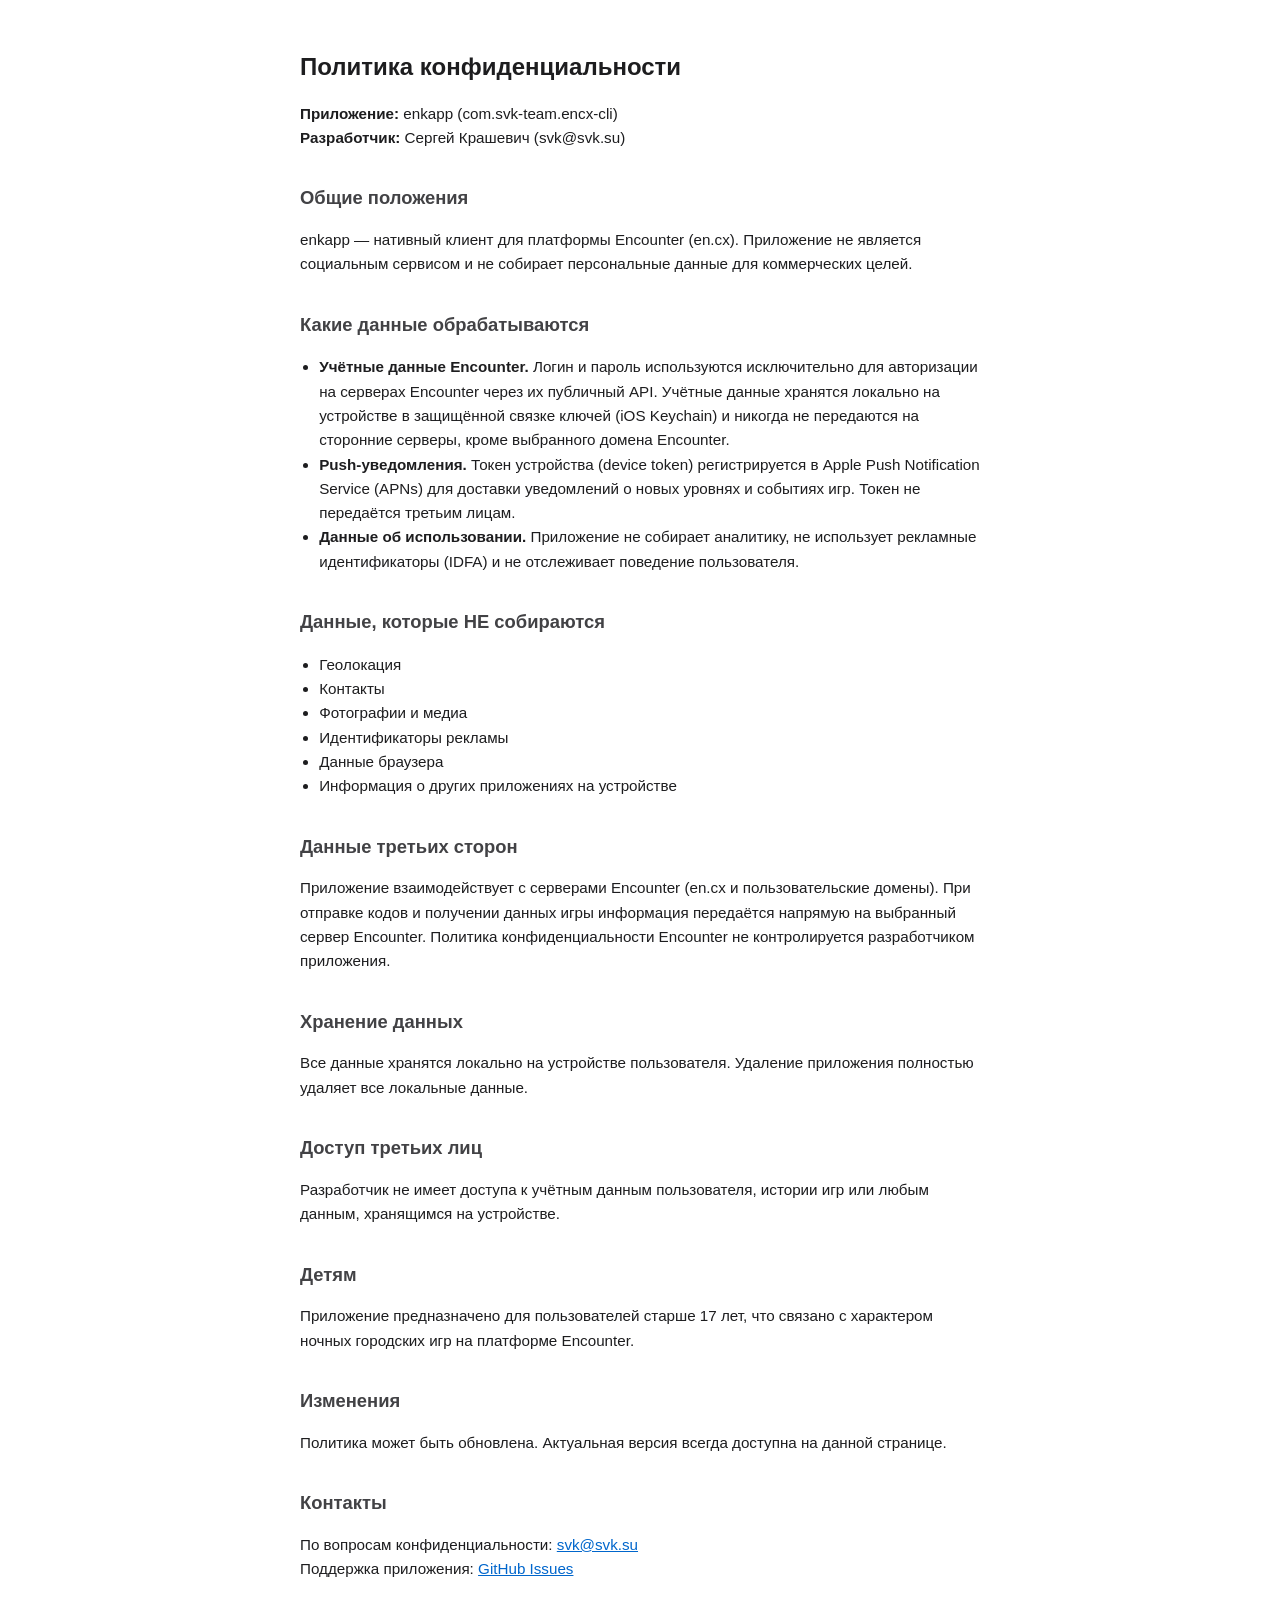
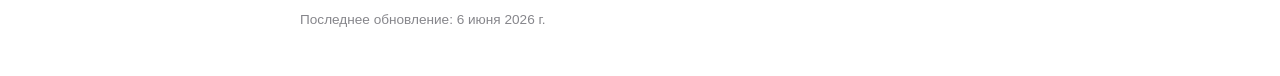
<file: docs/privacy.html>
<!DOCTYPE html>
<html lang="ru">
<head>
  <meta charset="UTF-8">
  <meta name="viewport" content="width=device-width, initial-scale=1.0">
  <title>Политика конфиденциальности — enkapp</title>
  <style>
    body { font-family: -apple-system, BlinkMacSystemFont, 'Segoe UI', Roboto, sans-serif; max-width: 680px; margin: 0 auto; padding: 32px 16px; color: #1d1d1f; line-height: 1.6; }
    h1 { font-size: 1.5em; margin-bottom: 0.3em; }
    h2 { font-size: 1.15em; margin-top: 1.8em; color: #424245; }
    p, li { font-size: 0.95em; }
    ul { padding-left: 1.2em; }
    .updated { color: #86868b; font-size: 0.85em; margin-top: 2em; }
    a { color: #0066cc; }
  </style>
</head>
<body>
  <h1>Политика конфиденциальности</h1>
  <p><strong>Приложение:</strong> enkapp (com.svk-team.encx-cli)<br>
  <strong>Разработчик:</strong> Сергей Крашевич (svk@svk.su)</p>

  <h2>Общие положения</h2>
  <p>enkapp — нативный клиент для платформы Encounter (en.cx). Приложение не является социальным сервисом и не собирает персональные данные для коммерческих целей.</p>

  <h2>Какие данные обрабатываются</h2>
  <ul>
    <li><strong>Учётные данные Encounter.</strong> Логин и пароль используются исключительно для авторизации на серверах Encounter через их публичный API. Учётные данные хранятся локально на устройстве в защищённой связке ключей (iOS Keychain) и никогда не передаются на сторонние серверы, кроме выбранного домена Encounter.</li>
    <li><strong>Push-уведомления.</strong> Токен устройства (device token) регистрируется в Apple Push Notification Service (APNs) для доставки уведомлений о новых уровнях и событиях игр. Токен не передаётся третьим лицам.</li>
    <li><strong>Данные об использовании.</strong> Приложение не собирает аналитику, не использует рекламные идентификаторы (IDFA) и не отслеживает поведение пользователя.</li>
  </ul>

  <h2>Данные, которые НЕ собираются</h2>
  <ul>
    <li>Геолокация</li>
    <li>Контакты</li>
    <li>Фотографии и медиа</li>
    <li>Идентификаторы рекламы</li>
    <li>Данные браузера</li>
    <li>Информация о других приложениях на устройстве</li>
  </ul>

  <h2>Данные третьих сторон</h2>
  <p>Приложение взаимодействует с серверами Encounter (en.cx и пользовательские домены). При отправке кодов и получении данных игры информация передаётся напрямую на выбранный сервер Encounter. Политика конфиденциальности Encounter не контролируется разработчиком приложения.</p>

  <h2>Хранение данных</h2>
  <p>Все данные хранятся локально на устройстве пользователя. Удаление приложения полностью удаляет все локальные данные.</p>

  <h2>Доступ третьих лиц</h2>
  <p>Разработчик не имеет доступа к учётным данным пользователя, истории игр или любым данным, хранящимся на устройстве.</p>

  <h2>Детям</h2>
  <p>Приложение предназначено для пользователей старше 17 лет, что связано с характером ночных городских игр на платформе Encounter.</p>

  <h2>Изменения</h2>
  <p>Политика может быть обновлена. Актуальная версия всегда доступна на данной странице.</p>

  <h2>Контакты</h2>
  <p>По вопросам конфиденциальности: <a href="mailto:svk@svk.su">svk@svk.su</a><br>
  Поддержка приложения: <a href="https://github.com/skrashevich/enkapp/issues">GitHub Issues</a></p>

  <p class="updated">Последнее обновление: 6 июня 2026 г.</p>
</body>
</html>
</file>
